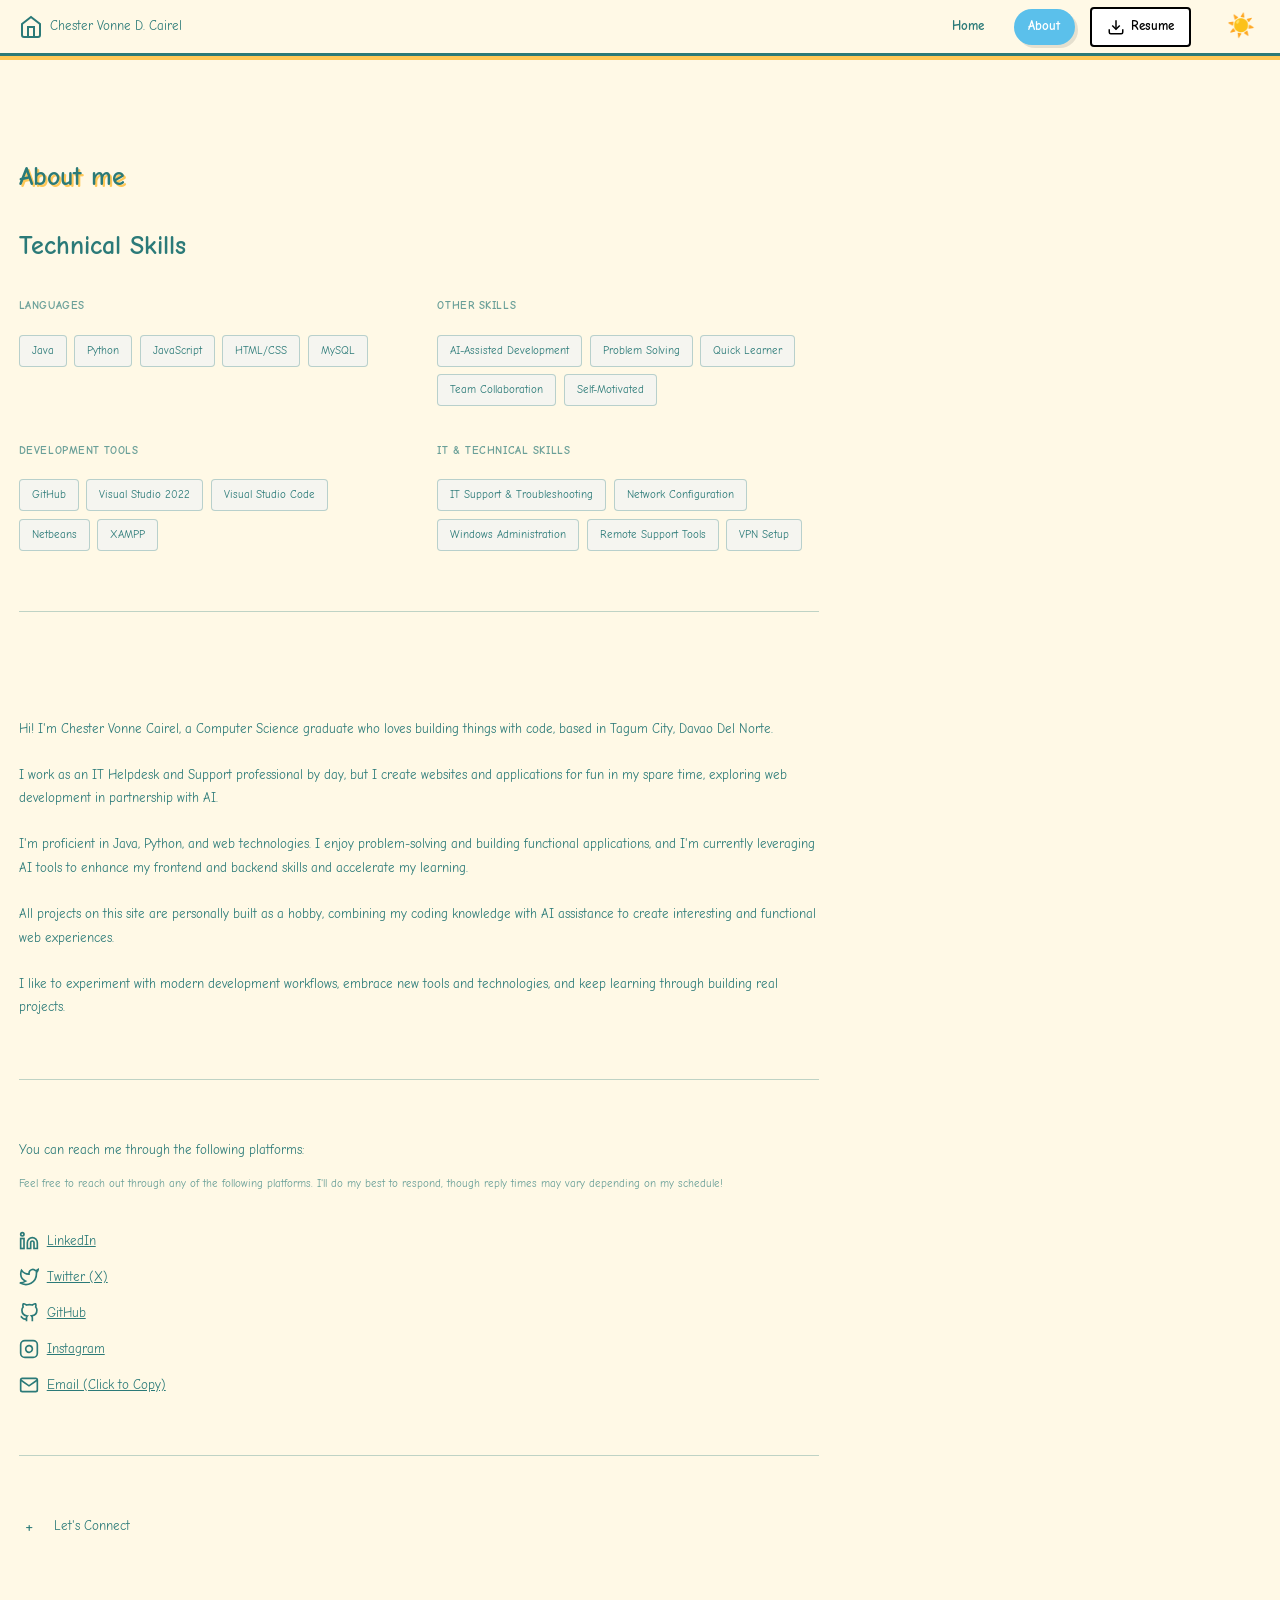
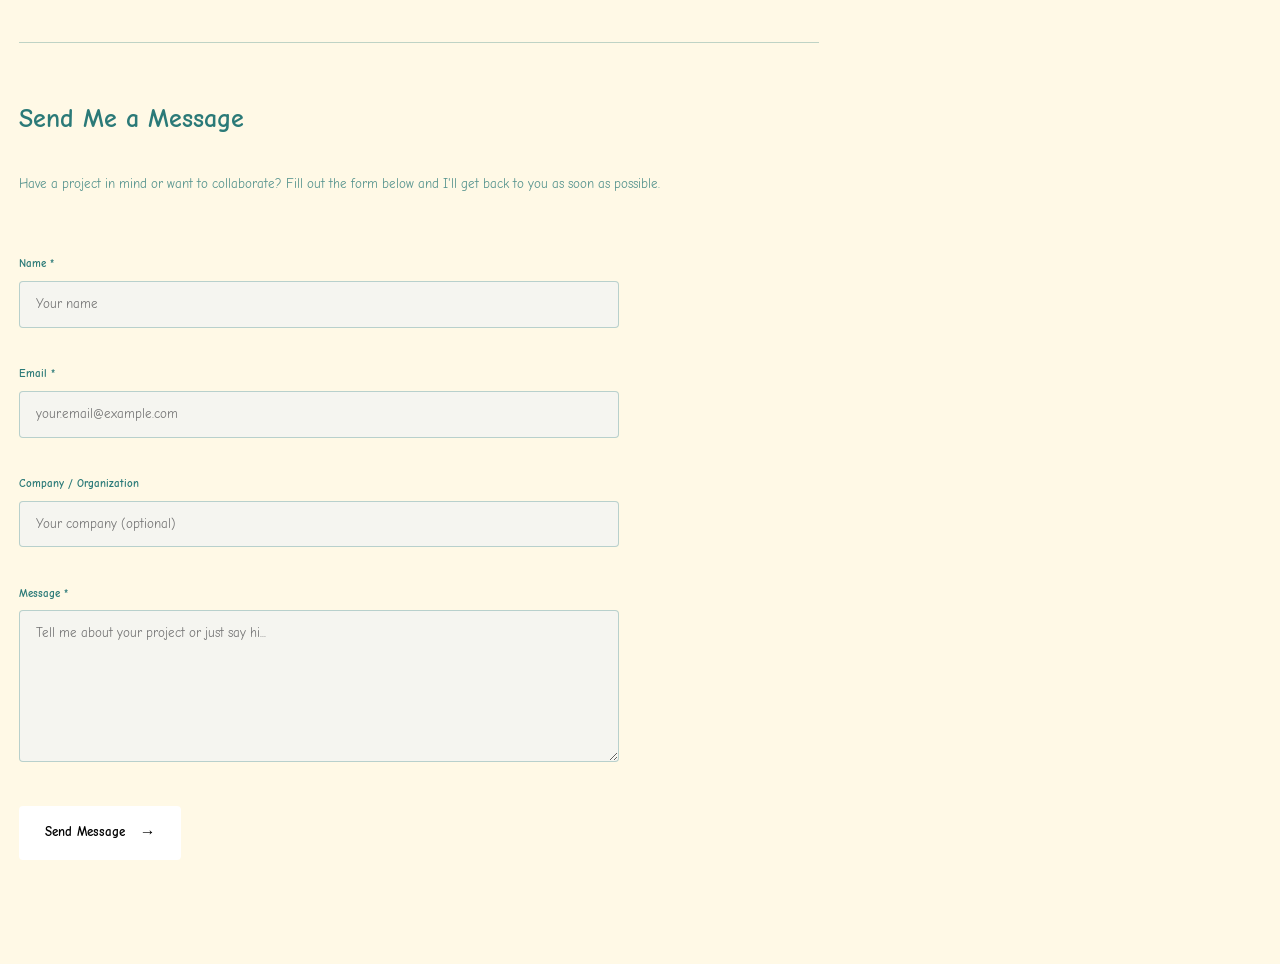
<file: about.html>
<!DOCTYPE html>
<html lang="en" data-theme="light">
<head>
  <meta charset="UTF-8">
  <meta name="viewport" content="width=device-width, initial-scale=1.0">
  <meta name="description" content="Portfolio - About Me">
  <title>About | Portfolio</title>

  <!-- Fonts -->
  <link rel="preconnect" href="https://fonts.googleapis.com">
  <link rel="preconnect" href="https://fonts.gstatic.com" crossorigin>
  <link href="https://fonts.googleapis.com/css2?family=Comic+Neue:wght@300;400;700&display=swap" rel="stylesheet">

  <!-- Styles -->
  <link rel="stylesheet" href="css/reset.css">
  <link rel="stylesheet" href="css/variables.css">
  <link rel="stylesheet" href="css/global.css">
  <link rel="stylesheet" href="css/works.css">
  <link rel="stylesheet" href="css/about.css">

  <!-- theme.js is loaded before body to avoid flash of wrong theme -->
  <script src="js/theme.js"></script>
</head>
<body class="about-page">

  <!-- ========== HEADER ========== -->
  <header class="site-header">
    <div class="header-content">

      <!-- Logo / Home Link -->
      <a href="index.html" class="site-logo">
        <svg width="24" height="24" viewBox="0 0 24 24" fill="none" stroke="currentColor" stroke-width="2" aria-hidden="true">
          <path d="M3 9l9-7 9 7v11a2 2 0 0 1-2 2H5a2 2 0 0 1-2-2z"></path>
          <polyline points="9 22 9 12 15 12 15 22"></polyline>
        </svg>
        <span>Chester Vonne D. Cairel</span>
      </a>

      <!-- Navigation -->
      <nav class="main-nav" aria-label="Main navigation">
        <a href="home.html" class="nav-link">Home</a>
        <a href="about.html" class="nav-link">About</a>
        <a href="assets/resume/ChesterCV.pdf" download class="resume-btn" title="Download Resume">
          <svg width="18" height="18" viewBox="0 0 24 24" fill="none" stroke="currentColor" stroke-width="2" aria-hidden="true">
            <path d="M21 15v4a2 2 0 0 1-2 2H5a2 2 0 0 1-2-2v-4"></path>
            <polyline points="7 10 12 15 17 10"></polyline>
            <line x1="12" y1="15" x2="12" y2="3"></line>
          </svg>
          <span>Resume</span>
        </a>
        <button id="theme-toggle-btn" class="theme-toggle-btn" aria-label="Toggle day/night" title="Toggle day and night mode">
          <span class="sun-emoji">☀️</span>
          <span class="moon-emoji">🌙</span>
        </button>
      </nav>

    </div>
  </header>
  <!-- /HEADER -->

  <!-- ========== MAIN CONTENT ========== -->
  <main class="main-content">
    <div class="container">

      <!-- Hero Section -->
      <section class="hero-section">
        <h1 class="page-title">About me</h1>
      </section>

      <!-- ========== ABOUT CONTENT ========== -->
      <section class="about-content">

        <!-- ========== SKILLS SECTION ========== -->
        <div class="skills-section">
          <h2 class="section-heading">Technical Skills</h2>

          <div class="skills-grid">

            <!-- Languages -->
            <div class="skill-category">
              <h3 class="skill-category-title">Languages</h3>
              <div class="skill-tags">
                <span class="skill-tag">Java</span>
                <span class="skill-tag">Python</span>
                <span class="skill-tag">JavaScript</span>
                <span class="skill-tag">HTML/CSS</span>
                <span class="skill-tag">MySQL</span>
              </div>
            </div>

            <!-- Other Skills -->
            <div class="skill-category">
              <h3 class="skill-category-title">Other Skills</h3>
              <div class="skill-tags">
                <span class="skill-tag">AI-Assisted Development</span>
                <span class="skill-tag">Problem Solving</span>
                <span class="skill-tag">Quick Learner</span>
                <span class="skill-tag">Team Collaboration</span>
                <span class="skill-tag">Self-Motivated</span>
              </div>
            </div>

            <!-- Development Tools -->
            <div class="skill-category">
              <h3 class="skill-category-title">Development Tools</h3>
              <div class="skill-tags">
                <span class="skill-tag">GitHub</span>
                <span class="skill-tag">Visual Studio 2022</span>
                <span class="skill-tag">Visual Studio Code</span>
                <span class="skill-tag">Netbeans</span>
                <span class="skill-tag">XAMPP</span>
              </div>
            </div>

            <!-- IT & Technical Skills -->
            <div class="skill-category">
              <h3 class="skill-category-title">IT &amp; Technical Skills</h3>
              <div class="skill-tags">
                <span class="skill-tag">IT Support &amp; Troubleshooting</span>
                <span class="skill-tag">Network Configuration</span>
                <span class="skill-tag">Windows Administration</span>
                <span class="skill-tag">Remote Support Tools</span>
                <span class="skill-tag">VPN Setup</span>
              </div>
            </div>

          </div>
        </div>
        <!-- /SKILLS SECTION -->

        <!-- ========== BIO SECTION ========== -->
        <div class="bio-section">
          <p class="bio-text">
            Hi! I'm Chester Vonne Cairel, a Computer Science graduate who loves building things with code, based in Tagum City, Davao Del Norte.
          </p>
          <p class="bio-text">
            I work as an IT Helpdesk and Support professional by day, but I create websites and applications for fun in my spare time, exploring web development in partnership with AI.
          </p>
          <p class="bio-text">
            I'm proficient in Java, Python, and web technologies. I enjoy problem-solving and building functional applications, and I'm currently leveraging AI tools to enhance my frontend and backend skills and accelerate my learning.
          </p>
          <p class="bio-text">
            All projects on this site are personally built as a hobby, combining my coding knowledge with AI assistance to create interesting and functional web experiences.
          </p>
          <p class="bio-text">
            I like to experiment with modern development workflows, embrace new tools and technologies, and keep learning through building real projects.
          </p>
        </div>
        <!-- /BIO SECTION -->

        <!-- ========== CONTACT SECTION ========== -->
        <div class="contact-section">
          <p class="contact-text">You can reach me through the following platforms:</p>
          <p class="contact-note">
            Feel free to reach out through any of the following platforms. I'll do my best to respond, though reply times may vary depending on my schedule!
          </p>
        </div>

        <!-- Social Links -->
        <div class="social-links">

          <a href="https://www.linkedin.com/in/chester-vonne-cairel-3b7023318/" target="_blank" rel="noopener noreferrer" class="social-link">
            <svg class="social-icon" width="20" height="20" viewBox="0 0 24 24" fill="none" stroke="currentColor" stroke-width="2" aria-hidden="true">
              <path d="M16 8a6 6 0 0 1 6 6v7h-4v-7a2 2 0 0 0-2-2 2 2 0 0 0-2 2v7h-4v-7a6 6 0 0 1 6-6z"></path>
              <rect x="2" y="9" width="4" height="12"></rect>
              <circle cx="4" cy="4" r="2"></circle>
            </svg>
            <span>LinkedIn</span>
          </a>

          <a href="https://x.com/Cairel11918346" target="_blank" rel="noopener noreferrer" class="social-link">
            <svg class="social-icon" width="20" height="20" viewBox="0 0 24 24" fill="none" stroke="currentColor" stroke-width="2" aria-hidden="true">
              <path d="M23 3a10.9 10.9 0 0 1-3.14 1.53 4.48 4.48 0 0 0-7.86 3v1A10.66 10.66 0 0 1 3 4s-4 9 5 13a11.64 11.64 0 0 1-7 2c9 5 20 0 20-11.5a4.5 4.5 0 0 0-.08-.83A7.72 7.72 0 0 0 23 3z"></path>
            </svg>
            <span>Twitter (X)</span>
          </a>

          <a href="https://github.com/JayaTci" target="_blank" rel="noopener noreferrer" class="social-link">
            <svg class="social-icon" width="20" height="20" viewBox="0 0 24 24" fill="none" stroke="currentColor" stroke-width="2" aria-hidden="true">
              <path d="M9 19c-5 1.5-5-2.5-7-3m14 6v-3.87a3.37 3.37 0 0 0-.94-2.61c3.14-.35 6.44-1.54 6.44-7A5.44 5.44 0 0 0 20 4.77 5.07 5.07 0 0 0 19.91 1S18.73.65 16 2.48a13.38 13.38 0 0 0-7 0C6.27.65 5.09 1 5.09 1A5.07 5.07 0 0 0 5 4.77a5.44 5.44 0 0 0-1.5 3.78c0 5.42 3.3 6.61 6.44 7A3.37 3.37 0 0 0 9 18.13V22"></path>
            </svg>
            <span>GitHub</span>
          </a>

          <a href="https://www.instagram.com/chesterr2001/" target="_blank" rel="noopener noreferrer" class="social-link">
            <svg class="social-icon" width="20" height="20" viewBox="0 0 24 24" fill="none" stroke="currentColor" stroke-width="2" aria-hidden="true">
              <rect x="2" y="2" width="20" height="20" rx="5" ry="5"></rect>
              <path d="M16 11.37A4 4 0 1 1 12.63 8 4 4 0 0 1 16 11.37z"></path>
              <line x1="17.5" y1="6.5" x2="17.51" y2="6.5"></line>
            </svg>
            <span>Instagram</span>
          </a>

          <!-- Email copy button — copies address to clipboard on click -->
          <button class="social-link email-copy-btn" data-email="cairelchestervonne.d@gmail.com">
            <svg class="social-icon" width="20" height="20" viewBox="0 0 24 24" fill="none" stroke="currentColor" stroke-width="2" aria-hidden="true">
              <path d="M4 4h16c1.1 0 2 .9 2 2v12c0 1.1-.9 2-2 2H4c-1.1 0-2-.9-2-2V6c0-1.1.9-2 2-2z"></path>
              <polyline points="22,6 12,13 2,6"></polyline>
            </svg>
            <span>Email (Click to Copy)</span>
          </button>

        </div>
        <!-- /SOCIAL LINKS -->

        <!-- ========== ACCORDION — LET'S CONNECT ========== -->
        <div class="accordion-section">
          <button class="accordion-trigger" aria-expanded="false">
            <span class="accordion-icon">+</span>
            <span>Let's Connect</span>
          </button>
          <div class="accordion-content">
            <div class="accordion-inner">
              <p class="bio-text">
                I'm currently exploring web development and always excited to connect with others in the tech community. Feel free to reach out to discuss projects, share ideas, or talk about anything tech-related!
              </p>
              <p class="bio-text">
                Whether you want to talk about code, share ideas, or just say hi — I'd love to hear from you! Drop me a message on any platform listed above.
              </p>
            </div>
          </div>
        </div>
        <!-- /ACCORDION -->

        <!-- ========== CONTACT FORM ========== -->
        <div class="contact-form-section">
          <h2 class="section-heading">Send Me a Message</h2>
          <p class="contact-form-intro">
            Have a project in mind or want to collaborate? Fill out the form below and I'll get back to you as soon as possible.
          </p>

          <form class="contact-form" id="contactForm">

            <div class="form-group">
              <label for="name" class="form-label">Name *</label>
              <input
                type="text"
                id="name"
                name="name"
                class="form-input"
                required
                placeholder="Your name"
              >
            </div>

            <div class="form-group">
              <label for="email" class="form-label">Email *</label>
              <input
                type="email"
                id="email"
                name="email"
                class="form-input"
                required
                placeholder="your.email@example.com"
              >
            </div>

            <div class="form-group">
              <label for="company" class="form-label">Company / Organization</label>
              <input
                type="text"
                id="company"
                name="company"
                class="form-input"
                placeholder="Your company (optional)"
              >
            </div>

            <div class="form-group">
              <label for="message" class="form-label">Message *</label>
              <textarea
                id="message"
                name="message"
                class="form-textarea"
                required
                rows="6"
                placeholder="Tell me about your project or just say hi..."
              ></textarea>
            </div>

            <button type="submit" class="form-submit-btn">
              <span class="btn-text">Send Message</span>
              <span class="btn-icon">→</span>
            </button>

            <!-- Status message shown after form submission -->
            <div class="form-status" id="formStatus"></div>

          </form>
        </div>
        <!-- /CONTACT FORM -->

      </section>
      <!-- /ABOUT CONTENT -->

    </div>
  </main>
  <!-- /MAIN CONTENT -->

  <!-- Scripts -->
  <script src="js/navigation.js"></script>
  <script src="js/contact-form.js"></script>
</body>
</html>
</file>
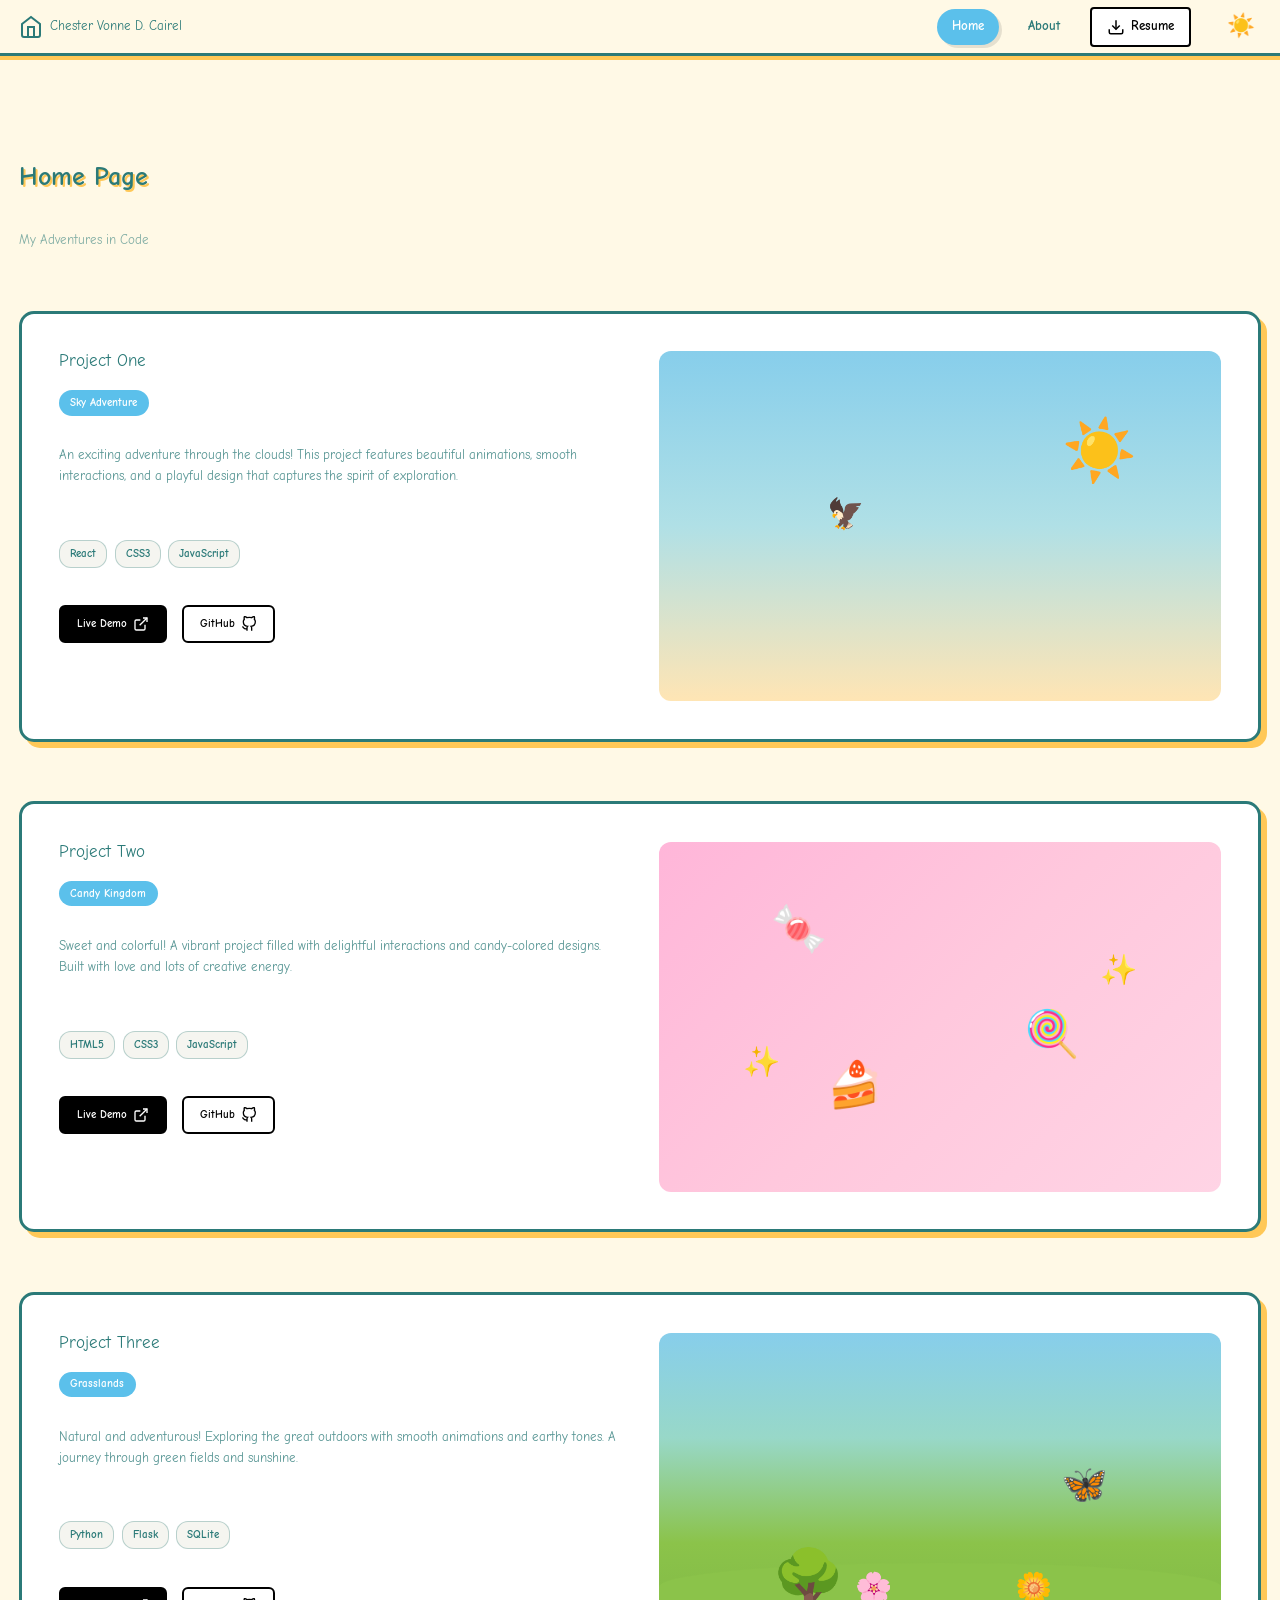
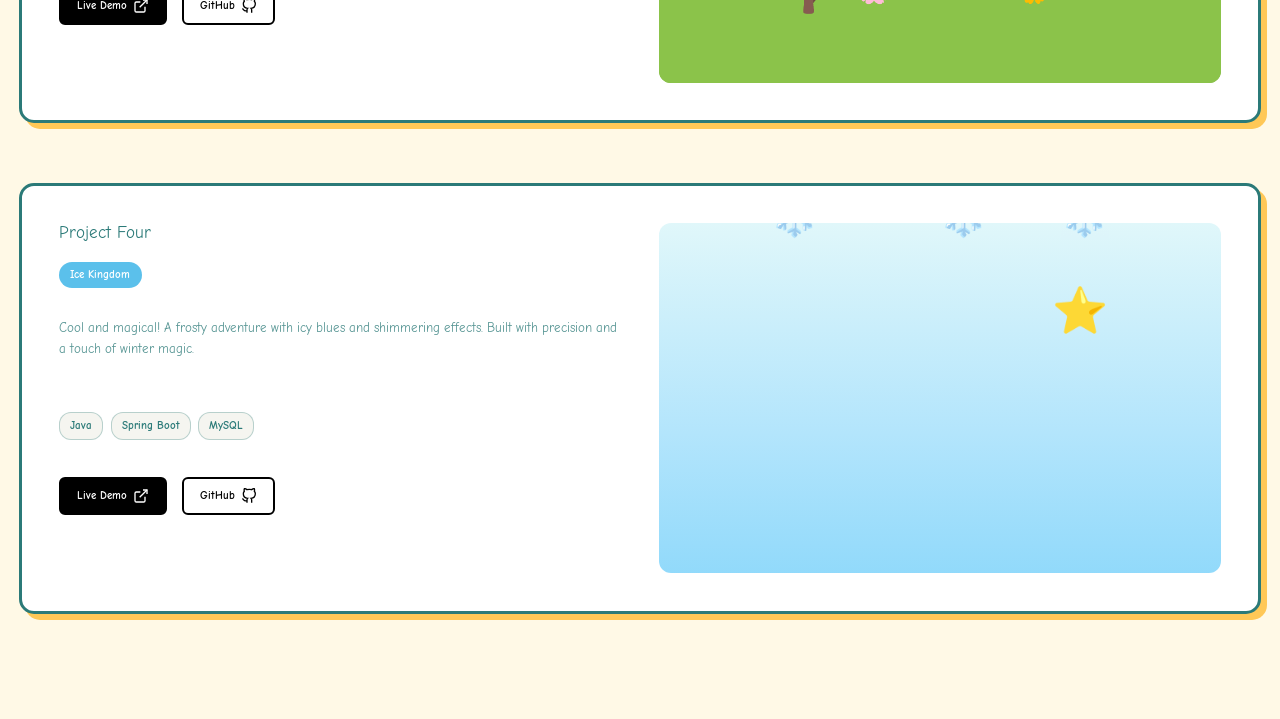
<file: home.html>
<!DOCTYPE html>
<html lang="en" data-theme="light">
<head>
  <meta charset="UTF-8">
  <meta name="viewport" content="width=device-width, initial-scale=1.0">
  <meta name="description" content="Portfolio - Home">
  <title>Home | Portfolio</title>

  <!-- Fonts -->
  <link rel="preconnect" href="https://fonts.googleapis.com">
  <link rel="preconnect" href="https://fonts.gstatic.com" crossorigin>
  <link href="https://fonts.googleapis.com/css2?family=Comic+Neue:wght@300;400;700&display=swap" rel="stylesheet">

  <!-- Styles -->
  <link rel="stylesheet" href="css/reset.css">
  <link rel="stylesheet" href="css/variables.css">
  <link rel="stylesheet" href="css/global.css">
  <link rel="stylesheet" href="css/works.css">
  <link rel="stylesheet" href="css/adventure-artworks.css">

  <!-- theme.js is loaded before body to avoid flash of wrong theme -->
  <script src="js/theme.js"></script>
</head>
<body class="works-page">

  <!-- ========== HEADER ========== -->
  <header class="site-header">
    <div class="header-content">

      <!-- Logo / Home Link -->
      <a href="index.html" class="site-logo">
        <svg width="24" height="24" viewBox="0 0 24 24" fill="none" stroke="currentColor" stroke-width="2" aria-hidden="true">
          <path d="M3 9l9-7 9 7v11a2 2 0 0 1-2 2H5a2 2 0 0 1-2-2z"></path>
          <polyline points="9 22 9 12 15 12 15 22"></polyline>
        </svg>
        <span>Chester Vonne D. Cairel</span>
      </a>

      <!-- Navigation -->
      <nav class="main-nav" aria-label="Main navigation">
        <a href="home.html" class="nav-link">Home</a>
        <a href="about.html" class="nav-link">About</a>
        <a href="assets/resume/ChesterCV.pdf" download class="resume-btn" title="Download Resume">
          <svg width="18" height="18" viewBox="0 0 24 24" fill="none" stroke="currentColor" stroke-width="2" aria-hidden="true">
            <path d="M21 15v4a2 2 0 0 1-2 2H5a2 2 0 0 1-2-2v-4"></path>
            <polyline points="7 10 12 15 17 10"></polyline>
            <line x1="12" y1="15" x2="12" y2="3"></line>
          </svg>
          <span>Resume</span>
        </a>
        <button id="theme-toggle-btn" class="theme-toggle-btn" aria-label="Toggle day/night" title="Toggle day and night mode">
          <span class="sun-emoji">☀️</span>
          <span class="moon-emoji">🌙</span>
        </button>
      </nav>

    </div>
  </header>
  <!-- /HEADER -->

  <!-- ========== MAIN CONTENT ========== -->
  <main class="main-content">
    <div class="container">

      <!-- Hero Section -->
      <section class="hero-section">
        <h1 class="page-title">Home Page</h1>
      </section>

      <!-- Category Label -->
      <div class="category-label">
        <span>My Adventures in Code</span>
      </div>

      <!-- ========== PROJECTS GRID ========== -->
      <section class="projects-grid" aria-label="Projects">

        <!-- Project Card 1 — Sky Adventure -->
        <article class="project-card">
          <div class="project-info">
            <h2 class="project-title">Project One</h2>
            <span class="project-tag">Sky Adventure</span>
            <p class="project-description">
              An exciting adventure through the clouds! This project features beautiful animations, smooth interactions, and a playful design that captures the spirit of exploration.
            </p>

            <!-- Tech Stack -->
            <div class="tech-stack">
              <span class="tech-badge">React</span>
              <span class="tech-badge">CSS3</span>
              <span class="tech-badge">JavaScript</span>
            </div>

            <!-- Project Links -->
            <div class="project-links">
              <a href="#" target="_blank" rel="noopener noreferrer" class="project-btn primary-btn">
                <span>Live Demo</span>
                <svg width="16" height="16" viewBox="0 0 24 24" fill="none" stroke="currentColor" stroke-width="2" aria-hidden="true">
                  <path d="M18 13v6a2 2 0 0 1-2 2H5a2 2 0 0 1-2-2V8a2 2 0 0 1 2-2h6"></path>
                  <polyline points="15 3 21 3 21 9"></polyline>
                  <line x1="10" y1="14" x2="21" y2="3"></line>
                </svg>
              </a>
              <a href="#" target="_blank" rel="noopener noreferrer" class="project-btn secondary-btn">
                <span>GitHub</span>
                <svg width="16" height="16" viewBox="0 0 24 24" fill="none" stroke="currentColor" stroke-width="2" aria-hidden="true">
                  <path d="M9 19c-5 1.5-5-2.5-7-3m14 6v-3.87a3.37 3.37 0 0 0-.94-2.61c3.14-.35 6.44-1.54 6.44-7A5.44 5.44 0 0 0 20 4.77 5.07 5.07 0 0 0 19.91 1S18.73.65 16 2.48a13.38 13.38 0 0 0-7 0C6.27.65 5.09 1 5.09 1A5.07 5.07 0 0 0 5 4.77a5.44 5.44 0 0 0-1.5 3.78c0 5.42 3.3 6.61 6.44 7A3.37 3.37 0 0 0 9 18.13V22"></path>
                </svg>
              </a>
            </div>
          </div>

          <!-- Artwork Preview -->
          <div class="project-preview">
            <div class="adventure-artwork artwork-sky">
              <div class="artwork-cloud cloud-a">☁️</div>
              <div class="artwork-cloud cloud-b">☁️</div>
              <div class="artwork-sun">☀️</div>
              <div class="artwork-bird">🦅</div>
            </div>
          </div>
        </article>

        <!-- Project Card 2 — Candy Kingdom -->
        <article class="project-card">
          <div class="project-info">
            <h2 class="project-title">Project Two</h2>
            <span class="project-tag">Candy Kingdom</span>
            <p class="project-description">
              Sweet and colorful! A vibrant project filled with delightful interactions and candy-colored designs. Built with love and lots of creative energy.
            </p>

            <!-- Tech Stack -->
            <div class="tech-stack">
              <span class="tech-badge">HTML5</span>
              <span class="tech-badge">CSS3</span>
              <span class="tech-badge">JavaScript</span>
            </div>

            <!-- Project Links -->
            <div class="project-links">
              <a href="#" target="_blank" rel="noopener noreferrer" class="project-btn primary-btn">
                <span>Live Demo</span>
                <svg width="16" height="16" viewBox="0 0 24 24" fill="none" stroke="currentColor" stroke-width="2" aria-hidden="true">
                  <path d="M18 13v6a2 2 0 0 1-2 2H5a2 2 0 0 1-2-2V8a2 2 0 0 1 2-2h6"></path>
                  <polyline points="15 3 21 3 21 9"></polyline>
                  <line x1="10" y1="14" x2="21" y2="3"></line>
                </svg>
              </a>
              <a href="#" target="_blank" rel="noopener noreferrer" class="project-btn secondary-btn">
                <span>GitHub</span>
                <svg width="16" height="16" viewBox="0 0 24 24" fill="none" stroke="currentColor" stroke-width="2" aria-hidden="true">
                  <path d="M9 19c-5 1.5-5-2.5-7-3m14 6v-3.87a3.37 3.37 0 0 0-.94-2.61c3.14-.35 6.44-1.54 6.44-7A5.44 5.44 0 0 0 20 4.77 5.07 5.07 0 0 0 19.91 1S18.73.65 16 2.48a13.38 13.38 0 0 0-7 0C6.27.65 5.09 1 5.09 1A5.07 5.07 0 0 0 5 4.77a5.44 5.44 0 0 0-1.5 3.78c0 5.42 3.3 6.61 6.44 7A3.37 3.37 0 0 0 9 18.13V22"></path>
                </svg>
              </a>
            </div>
          </div>

          <!-- Artwork Preview -->
          <div class="project-preview">
            <div class="adventure-artwork artwork-candy">
              <div class="artwork-candy-piece candy-1">🍬</div>
              <div class="artwork-candy-piece candy-2">🍭</div>
              <div class="artwork-candy-piece candy-3">🍰</div>
              <div class="artwork-sparkle sparkle-1">✨</div>
              <div class="artwork-sparkle sparkle-2">✨</div>
            </div>
          </div>
        </article>

        <!-- Project Card 3 — Grasslands -->
        <article class="project-card">
          <div class="project-info">
            <h2 class="project-title">Project Three</h2>
            <span class="project-tag">Grasslands</span>
            <p class="project-description">
              Natural and adventurous! Exploring the great outdoors with smooth animations and earthy tones. A journey through green fields and sunshine.
            </p>

            <!-- Tech Stack -->
            <div class="tech-stack">
              <span class="tech-badge">Python</span>
              <span class="tech-badge">Flask</span>
              <span class="tech-badge">SQLite</span>
            </div>

            <!-- Project Links -->
            <div class="project-links">
              <a href="#" target="_blank" rel="noopener noreferrer" class="project-btn primary-btn">
                <span>Live Demo</span>
                <svg width="16" height="16" viewBox="0 0 24 24" fill="none" stroke="currentColor" stroke-width="2" aria-hidden="true">
                  <path d="M18 13v6a2 2 0 0 1-2 2H5a2 2 0 0 1-2-2V8a2 2 0 0 1 2-2h6"></path>
                  <polyline points="15 3 21 3 21 9"></polyline>
                  <line x1="10" y1="14" x2="21" y2="3"></line>
                </svg>
              </a>
              <a href="#" target="_blank" rel="noopener noreferrer" class="project-btn secondary-btn">
                <span>GitHub</span>
                <svg width="16" height="16" viewBox="0 0 24 24" fill="none" stroke="currentColor" stroke-width="2" aria-hidden="true">
                  <path d="M9 19c-5 1.5-5-2.5-7-3m14 6v-3.87a3.37 3.37 0 0 0-.94-2.61c3.14-.35 6.44-1.54 6.44-7A5.44 5.44 0 0 0 20 4.77 5.07 5.07 0 0 0 19.91 1S18.73.65 16 2.48a13.38 13.38 0 0 0-7 0C6.27.65 5.09 1 5.09 1A5.07 5.07 0 0 0 5 4.77a5.44 5.44 0 0 0-1.5 3.78c0 5.42 3.3 6.61 6.44 7A3.37 3.37 0 0 0 9 18.13V22"></path>
                </svg>
              </a>
            </div>
          </div>

          <!-- Artwork Preview -->
          <div class="project-preview">
            <div class="adventure-artwork artwork-grass">
              <div class="artwork-tree">🌳</div>
              <div class="artwork-flower flower-1">🌸</div>
              <div class="artwork-flower flower-2">🌼</div>
              <div class="artwork-butterfly">🦋</div>
            </div>
          </div>
        </article>

        <!-- Project Card 4 — Ice Kingdom -->
        <article class="project-card">
          <div class="project-info">
            <h2 class="project-title">Project Four</h2>
            <span class="project-tag">Ice Kingdom</span>
            <p class="project-description">
              Cool and magical! A frosty adventure with icy blues and shimmering effects. Built with precision and a touch of winter magic.
            </p>

            <!-- Tech Stack -->
            <div class="tech-stack">
              <span class="tech-badge">Java</span>
              <span class="tech-badge">Spring Boot</span>
              <span class="tech-badge">MySQL</span>
            </div>

            <!-- Project Links -->
            <div class="project-links">
              <a href="#" target="_blank" rel="noopener noreferrer" class="project-btn primary-btn">
                <span>Live Demo</span>
                <svg width="16" height="16" viewBox="0 0 24 24" fill="none" stroke="currentColor" stroke-width="2" aria-hidden="true">
                  <path d="M18 13v6a2 2 0 0 1-2 2H5a2 2 0 0 1-2-2V8a2 2 0 0 1 2-2h6"></path>
                  <polyline points="15 3 21 3 21 9"></polyline>
                  <line x1="10" y1="14" x2="21" y2="3"></line>
                </svg>
              </a>
              <a href="#" target="_blank" rel="noopener noreferrer" class="project-btn secondary-btn">
                <span>GitHub</span>
                <svg width="16" height="16" viewBox="0 0 24 24" fill="none" stroke="currentColor" stroke-width="2" aria-hidden="true">
                  <path d="M9 19c-5 1.5-5-2.5-7-3m14 6v-3.87a3.37 3.37 0 0 0-.94-2.61c3.14-.35 6.44-1.54 6.44-7A5.44 5.44 0 0 0 20 4.77 5.07 5.07 0 0 0 19.91 1S18.73.65 16 2.48a13.38 13.38 0 0 0-7 0C6.27.65 5.09 1 5.09 1A5.07 5.07 0 0 0 5 4.77a5.44 5.44 0 0 0-1.5 3.78c0 5.42 3.3 6.61 6.44 7A3.37 3.37 0 0 0 9 18.13V22"></path>
                </svg>
              </a>
            </div>
          </div>

          <!-- Artwork Preview -->
          <div class="project-preview">
            <div class="adventure-artwork artwork-ice">
              <div class="artwork-snowflake snow-1">❄️</div>
              <div class="artwork-snowflake snow-2">❄️</div>
              <div class="artwork-snowflake snow-3">❄️</div>
              <div class="artwork-star">⭐</div>
            </div>
          </div>
        </article>

      </section>
      <!-- /PROJECTS GRID -->

    </div>
  </main>
  <!-- /MAIN CONTENT -->

  <!-- Scripts -->
  <script src="js/navigation.js"></script>
</body>
</html>
</file>
<file: css/variables.css>
/* ==============================================
   CSS CUSTOM PROPERTIES / DESIGN TOKENS
   Adventure Time Portfolio Theme System
   ============================================== */

:root {
  /* ======================
     TYPOGRAPHY
     ====================== */
  --font-en: "Comic Neue", "Comic Sans MS", "Chalkboard SE", "Comic Sans", cursive;
  --font-ja: "Hiragino Sans", "Hiragino Kaku Gothic ProN", "游ゴシック体", YuGothic, "游ゴシック Medium", "Yu Gothic Medium", "游ゴシック", "Yu Gothic";

  /* Font Sizes */
  --font-size-base: clamp(14px, 1.17vw, 18px);
  --font-size-small: 0.75rem;
  --font-size-body: 0.875rem;
  --font-size-large: 1.75rem;
  --font-size-h2: var(--font-size-large);
  --font-size-hero: clamp(1.5rem, 5vw, 3rem);

  /* Line Heights */
  --line-height: 1.6;
  --line-height-tight: 1.2;
  --line-height-relaxed: 1.8;

  /* ======================
     SPACING
     ====================== */
  --padding-side: 1.25rem;
  --grid-gap: 1.25rem;
  --spacing-xs: 0.5rem;
  --spacing-sm: 1rem;
  --spacing-md: 1.5rem;
  --spacing-lg: 2.5rem;
  --spacing-xl: 4rem;
  --spacing-2xl: 7rem;

  /* ======================
     COLORS — LIGHT THEME (Default)
     Adventure Time Palette
     ====================== */

  /* Base */
  --color-white: #fff;
  --color-black: #000;

  /* Adventure Time Brand Colors */
  --color-sky-blue: #6FCFEB;
  --color-grass-green: #8BC34A;
  --color-finn-blue: #5BC0EB;
  --color-jake-yellow: #FFC857;
  --color-bmo-green: #7DCE82;
  --color-princess-pink: #FFB6D9;
  --color-ice-king-blue: #A8E6FF;

  /* Theme Colors */
  --color-bg: #FFF9E6;
  --color-text: #2B7A78;
  --color-border: rgba(43, 122, 120, 0.3);
  --color-card-bg: #ffffff;
  --color-surface: #f5f5f0;
  --color-background: var(--color-bg);

  /* Tag Colors */
  --color-tag-bg: var(--color-finn-blue);
  --color-tag-text: var(--color-white);

  /* Accent Colors */
  --color-accent-1: var(--color-jake-yellow);
  --color-accent-2: var(--color-princess-pink);
  --color-accent-3: var(--color-grass-green);

  /* ======================
     ANIMATION & EASING
     ====================== */
  --ease-out-expo: cubic-bezier(0.16, 1, 0.3, 1);
  --ease-out-quint: cubic-bezier(0.22, 1, 0.36, 1);
  --ease-base-transform: var(--ease-out-expo);
  --ease-base-material: linear;

  /* Durations */
  --duration-fast: 0.15s;
  --duration-base: 0.3s;
  --duration-slow: 0.6s;
  --duration-base-transform: 1s;

  /* ======================
     LAYOUT
     ====================== */
  --global-header-height: 3.75rem;
  --global-footer-margin: 22.4rem;
  --max-content-width: 1400px;

  /* Z-Index Layers */
  --z-index-base: 1;
  --z-index-header: 1000;
  --z-index-modal: 2000;
  --z-index-loading: 99999;

  /* ======================
     TRANSITIONS
     ====================== */
  --transition-theme: background-color var(--duration-base) var(--ease-base-material),
                      color var(--duration-base) var(--ease-base-material);
}

/* ==============================================
   DARK THEME — Nightosphere (Adventure Time Night)
   ============================================== */
[data-theme="dark"] {
  --color-bg: #1a1a2e;
  --color-text: #A8E6FF;
  --color-border: rgba(168, 230, 255, 0.3);
  --color-card-bg: #16213e;
  --color-surface: #16213e;
  --color-background: var(--color-bg);

  --color-tag-bg: #FFB6D9;
  --color-tag-text: #1a1a2e;

  --color-accent-1: #FFC857;
  --color-accent-2: #FF6B9D;
  --color-accent-3: #7DCE82;
}
</file>
<file: css/global.css>
/* ==============================================
   GLOBAL STYLES
   Base styles shared across all pages
   ============================================== */

/* ======================
   BASE
   ====================== */
html {
  font-size: var(--font-size-base);
  scroll-behavior: smooth;
  -webkit-font-smoothing: antialiased;
  -moz-osx-font-smoothing: grayscale;
  overflow-x: clip;
  overscroll-behavior-y: none;
}

body {
  width: 100%;
  min-height: 100vh;
  color: var(--color-text);
  background-color: var(--color-bg);
  font-family: var(--font-en), var(--font-ja), sans-serif;
  font-size: var(--font-size-body);
  font-weight: 400;
  line-height: var(--line-height);
  transition: var(--transition-theme);
}

/* Text Selection */
::selection {
  background-color: var(--color-text);
  color: var(--color-bg);
}

/* ======================
   TYPOGRAPHY
   ====================== */
h1, h2, h3, h4, h5, h6 {
  font-weight: 400;
  line-height: var(--line-height-tight);
}

h1 {
  font-size: var(--font-size-hero);
}

h2 {
  font-size: var(--font-size-large);
}

p {
  margin-bottom: var(--spacing-sm);
}

/* ======================
   LINKS
   ====================== */
a {
  color: var(--color-text);
  text-decoration: none;
  transition: opacity var(--duration-fast) ease;
}

a:hover {
  opacity: 0.7;
}

/* ======================
   LAYOUT
   ====================== */
.container {
  width: 100%;
  max-width: var(--max-content-width);
  margin: 0 auto;
  padding: 0 var(--padding-side);
}

/* ======================
   UTILITY CLASSES
   ====================== */

/* Visually hidden but accessible to screen readers */
.visually-hidden {
  position: absolute;
  width: 1px;
  height: 1px;
  margin: -1px;
  padding: 0;
  overflow: hidden;
  clip: rect(0, 0, 0, 0);
  white-space: nowrap;
  border: 0;
}

/* ======================
   ANIMATIONS
   ====================== */
@keyframes fadeIn {
  from { opacity: 0; }
  to   { opacity: 1; }
}

@keyframes fadeOut {
  from { opacity: 1; }
  to   { opacity: 0; }
}

.fade-in {
  animation: fadeIn var(--duration-slow) var(--ease-out-expo);
}

.fade-out {
  animation: fadeOut var(--duration-base) ease-out;
}

/* ======================
   RESUME BUTTON
   Shared across home.html and about.html headers
   ====================== */
.resume-btn {
  display: inline-flex;
  align-items: center;
  gap: 6px;
  padding: 0.5rem 1rem;
  font-size: var(--font-size-body);
  font-weight: 600;
  color: #000000;
  background-color: #ffffff;
  border: 2px solid #000000;
  border-radius: 4px;
  text-decoration: none;
  transition: all var(--duration-fast) ease;
  cursor: pointer;
}

[data-theme="dark"] .resume-btn {
  color: #000000;
  background-color: #ffffff;
  border-color: #ffffff;
}

.resume-btn svg {
  width: 18px;
  height: 18px;
  stroke: currentColor;
  transition: transform var(--duration-fast) ease;
}

.resume-btn:hover {
  background-color: #ffffff;
  color: #000000;
  border-color: #000000;
  opacity: 1;
  transform: translateY(-2px);
}

[data-theme="dark"] .resume-btn:hover {
  background-color: #000000;
  color: #ffffff;
  border-color: #ffffff;
}

.resume-btn:hover svg {
  transform: translateY(2px);
}

.resume-btn:active {
  transform: translateY(0);
}

/* ======================
   THEME TOGGLE — EMOJI ICONS
   Controls visibility of sun/moon emoji based on active theme.
   Used in index.html (intro) and home.html / about.html (header).
   ====================== */
.sun-emoji,
.moon-emoji {
  display: block;
  line-height: 1;
}

/* In light mode, hide the moon */
[data-theme="light"] .moon-emoji {
  display: none;
}

/* In dark mode, hide the sun */
[data-theme="dark"] .sun-emoji {
  display: none;
}

/* ======================
   RESPONSIVE — MOBILE
   ====================== */
@media (max-width: 768px) {
  html {
    font-size: 16px;
  }

  body {
    font-size: 1rem;
    line-height: 1.6;
  }

  /* Ensure minimum tap target size (44x44px) for accessibility */
  button,
  a {
    min-height: 44px;
    min-width: 44px;
  }

  h1 {
    font-size: 2rem;
    line-height: 1.3;
  }

  h2 {
    font-size: 1.5rem;
    line-height: 1.4;
  }

  p {
    font-size: 1rem;
    line-height: 1.7;
  }

  .container {
    padding: 0 1rem;
  }
}

@media (max-width: 480px) {
  html {
    font-size: 15px;
  }

  h1 {
    font-size: 1.8rem;
  }

  h2 {
    font-size: 1.3rem;
  }

  .container {
    padding: 0 0.75rem;
  }
}
</file>
<file: css/works.css>
/* ==============================================
   WORKS / HOME PAGE STYLES
   Header, navigation, project cards, and grid layout
   ============================================== */

/* ======================
   SITE HEADER
   Sticky header with adventure-themed bottom border
   ====================== */
.site-header {
  position: sticky;
  top: 0;
  width: 100%;
  height: var(--global-header-height);
  background-color: var(--color-bg);
  border-bottom: 3px solid var(--color-text);
  box-shadow: 0 4px 0 var(--color-jake-yellow);
  z-index: var(--z-index-header);
  transition: var(--transition-theme);
}

[data-theme="dark"] .site-header {
  box-shadow: 0 4px 0 var(--color-princess-pink);
}

.header-content {
  display: flex;
  align-items: center;
  justify-content: space-between;
  height: 100%;
  max-width: var(--max-content-width);
  margin: 0 auto;
  padding: 0 var(--padding-side);
}

/* ======================
   SITE LOGO
   ====================== */
.site-logo {
  display: flex;
  align-items: center;
  gap: 0.5rem;
  font-size: var(--font-size-body);
  font-weight: 500;
  color: var(--color-text);
  text-decoration: none;
  transition: opacity var(--duration-fast) ease;
}

.site-logo svg {
  width: 24px;
  height: 24px;
  stroke: currentColor;
}

.site-logo:hover {
  opacity: 0.7;
}

/* ======================
   NAVIGATION
   ====================== */
.main-nav {
  display: flex;
  align-items: center;
  gap: var(--spacing-sm);
}

.nav-link {
  padding: 0.5rem 1rem;
  font-size: var(--font-size-body);
  font-weight: 600;
  color: var(--color-text);
  background-color: transparent;
  border-radius: 20px;
  transition: background-color var(--duration-fast) ease, opacity var(--duration-fast) ease;
}

.nav-link:hover {
  opacity: 0.7;
}

/* Active nav link — filled background to indicate current page */
.nav-link.active {
  background-color: var(--color-tag-bg);
  color: var(--color-tag-text);
  box-shadow: 3px 3px 0 rgba(0, 0, 0, 0.1);
}

/* ======================
   THEME TOGGLE BUTTON
   In-header toggle (home and about pages)
   ====================== */
.theme-toggle-btn {
  display: flex;
  align-items: center;
  justify-content: center;
  width: 40px;
  height: 40px;
  padding: 0;
  margin-left: var(--spacing-sm);
  font-size: 1.5rem;
  background: transparent;
  border: none;
  color: var(--color-text);
  cursor: pointer;
  border-radius: 4px;
  transition: opacity var(--duration-fast) ease, transform var(--duration-fast) ease;
}

.theme-toggle-btn:hover {
  opacity: 0.7;
}

.theme-toggle-btn:active {
  transform: scale(0.95);
}

/* ======================
   MAIN CONTENT
   ====================== */
.works-page {
  font-family: var(--font-en), cursive !important;
}

.main-content {
  padding-top: var(--spacing-2xl);
  padding-bottom: var(--spacing-2xl);
  animation: fadeIn var(--duration-slow) var(--ease-out-expo);
}

/* ======================
   HERO SECTION
   ====================== */
.hero-section {
  margin-bottom: var(--spacing-lg);
}

/* Adventure-styled page title with text shadow */
.page-title {
  font-size: var(--font-size-large);
  font-weight: 700;
  color: var(--color-text);
  text-shadow: 2px 2px 0 var(--color-jake-yellow);
}

[data-theme="dark"] .page-title {
  text-shadow: 2px 2px 0 var(--color-princess-pink);
}

.category-label {
  margin-bottom: var(--spacing-xl);
  font-size: var(--font-size-body);
  color: var(--color-text);
  opacity: 0.6;
}

/* ======================
   PROJECTS GRID
   ====================== */
.projects-grid {
  display: grid;
  grid-template-columns: 1fr;
  gap: var(--spacing-xl);
}

/* ======================
   PROJECT CARDS
   Two-column layout with info on left, artwork on right
   ====================== */
.project-card {
  display: grid;
  grid-template-columns: 1fr 1fr;
  gap: var(--spacing-lg);
  padding: var(--spacing-lg);
  background-color: var(--color-card-bg);
  border: 3px solid var(--color-text);
  border-radius: 15px;
  box-shadow: 6px 6px 0 var(--color-jake-yellow);
  transition: transform 0.3s ease, box-shadow 0.3s ease;
}

[data-theme="dark"] .project-card {
  box-shadow: 6px 6px 0 var(--color-princess-pink);
}

.project-card:hover {
  transform: translateY(-4px);
  box-shadow: 8px 8px 0 var(--color-jake-yellow);
}

[data-theme="dark"] .project-card:hover {
  box-shadow: 8px 8px 0 var(--color-princess-pink);
}

/* ======================
   PROJECT INFO
   ====================== */
.project-info {
  display: flex;
  flex-direction: column;
  gap: var(--spacing-sm);
}

.project-title {
  font-size: 1.125rem;
  font-weight: 500;
  color: var(--color-text);
  margin-bottom: 0.25rem;
}

/* Pill-shaped category label */
.project-tag {
  display: inline-block;
  width: fit-content;
  padding: 0.25rem 0.75rem;
  font-size: var(--font-size-small);
  font-weight: 600;
  color: var(--color-tag-text);
  background-color: var(--color-tag-bg);
  border-radius: 15px;
}

.project-description {
  font-size: var(--font-size-body);
  line-height: var(--line-height);
  color: var(--color-text);
  opacity: 0.8;
  margin-top: var(--spacing-sm);
}

/* ======================
   PROJECT PREVIEW (Artwork)
   ====================== */
.project-preview {
  display: flex;
  align-items: center;
  justify-content: center;
  border-radius: 8px;
  overflow: hidden;
}

.preview-placeholder {
  width: 100%;
  height: 100%;
  min-height: 300px;
  display: flex;
  align-items: center;
  justify-content: center;
  color: white;
  font-size: var(--font-size-small);
  opacity: 0.9;
}

/* ======================
   TECH STACK BADGES
   ====================== */
.tech-stack {
  display: flex;
  flex-wrap: wrap;
  gap: var(--spacing-xs);
  margin-top: var(--spacing-md);
}

.tech-badge {
  display: inline-block;
  padding: 4px 10px;
  font-size: var(--font-size-small);
  font-weight: 600;
  color: var(--color-text);
  background-color: var(--color-surface);
  border: 1.5px solid var(--color-border);
  border-radius: 12px;
  transition: all var(--duration-fast) ease;
}

.tech-badge:hover {
  background-color: var(--color-text);
  color: var(--color-background);
  border-color: var(--color-text);
  transform: translateY(-2px);
}

/* ======================
   PROJECT LINK BUTTONS
   ====================== */
.project-links {
  display: flex;
  gap: var(--spacing-sm);
  margin-top: var(--spacing-md);
}

.project-btn {
  display: inline-flex;
  align-items: center;
  gap: 6px;
  padding: 8px 16px;
  font-size: var(--font-size-small);
  font-weight: 600;
  text-decoration: none;
  border-radius: 6px;
  transition: all var(--duration-fast) ease;
  cursor: pointer;
}

.project-btn svg {
  width: 16px;
  height: 16px;
  stroke: currentColor;
  transition: transform var(--duration-fast) ease;
}

/* Primary button — filled black/white */
.primary-btn {
  color: #ffffff;
  background-color: #000000;
  border: 2px solid #000000;
}

[data-theme="dark"] .primary-btn {
  color: #000000;
  background-color: #ffffff;
  border-color: #ffffff;
}

.primary-btn:hover {
  background-color: #ffffff;
  color: #000000;
  border-color: #000000;
  transform: translateY(-2px);
  box-shadow: 0 4px 8px rgba(0, 0, 0, 0.15);
}

[data-theme="dark"] .primary-btn:hover {
  background-color: #000000;
  color: #ffffff;
  border-color: #ffffff;
}

.primary-btn:hover svg {
  transform: translateX(2px);
}

/* Secondary button — outlined */
.secondary-btn {
  color: #000000;
  background-color: transparent;
  border: 2px solid #000000;
}

[data-theme="dark"] .secondary-btn {
  color: #ffffff;
  border-color: #ffffff;
}

.secondary-btn:hover {
  background-color: #000000;
  color: #ffffff;
  border-color: #000000;
  transform: translateY(-2px);
}

[data-theme="dark"] .secondary-btn:hover {
  background-color: #ffffff;
  color: #000000;
  border-color: #ffffff;
}

.secondary-btn:hover svg {
  transform: translateX(2px);
}

/* ======================
   RESPONSIVE — WIDE (1024px)
   Stack cards to single column on tablets
   ====================== */
@media (max-width: 1024px) {
  .project-card {
    grid-template-columns: 1fr;
  }

  .project-preview {
    order: -1; /* Show artwork above project info */
    min-height: 250px;
  }

  .preview-placeholder {
    min-height: 250px;
  }
}

/* ======================
   RESPONSIVE — TABLET (768px)
   ====================== */
@media (max-width: 768px) {
  .header-content {
    padding: 0 var(--spacing-md);
  }

  .site-logo span {
    font-size: 0.85rem;
  }

  .nav-link {
    padding: 0.5rem 0.85rem;
    font-size: 0.9rem;
  }

  .resume-btn {
    padding: 0.4rem 0.8rem;
    font-size: 0.85rem;
  }

  /* Hide resume button text label on tablets — show icon only */
  .resume-btn span {
    display: none;
  }

  .theme-toggle-btn {
    width: 40px;
    height: 40px;
    margin-left: 0.5rem;
    font-size: 1.3rem;
  }

  .main-content {
    padding-top: var(--spacing-lg);
    padding-bottom: var(--spacing-lg);
  }

  .page-title {
    font-size: 2rem;
  }

  .category-label {
    font-size: 1rem;
  }

  .project-card {
    display: flex;
    flex-direction: column;
    padding: var(--spacing-md);
    gap: var(--spacing-md);
  }

  .project-preview {
    order: -1;
    width: 100%;
    min-height: 220px;
  }

  .project-info {
    width: 100%;
  }

  .project-title {
    font-size: 1.3rem;
  }

  .project-description {
    font-size: 0.95rem;
    line-height: 1.6;
  }

  .tech-badge {
    font-size: 0.85rem;
    padding: 5px 10px;
  }

  .project-btn {
    padding: 10px 16px;
    font-size: 0.9rem;
  }

  .preview-placeholder {
    min-height: 200px;
  }
}

/* ======================
   RESPONSIVE — MOBILE (480px)
   ====================== */
@media (max-width: 480px) {
  /* Hide logo name on very small screens — show icon only */
  .site-logo span {
    display: none;
  }

  .nav-link {
    padding: 0.4rem 0.6rem;
    font-size: 0.8rem;
  }

  .resume-btn {
    padding: 0.4rem 0.7rem;
  }

  .theme-toggle-btn {
    width: 36px;
    height: 36px;
    font-size: 1.2rem;
  }

  .page-title {
    font-size: 1.8rem;
  }

  .category-label {
    font-size: 0.9rem;
  }

  .projects-grid {
    gap: var(--spacing-lg);
  }

  .project-card {
    display: flex;
    flex-direction: column;
    padding: var(--spacing-md);
    gap: var(--spacing-sm);
  }

  .project-preview {
    order: -1;
    width: 100%;
    min-height: 200px;
    margin-bottom: var(--spacing-sm);
  }

  .project-info {
    width: 100%;
  }

  .project-title {
    font-size: 1.2rem;
  }

  .project-tag {
    font-size: 0.8rem;
  }

  .project-description {
    font-size: 0.9rem;
    line-height: 1.7;
  }

  .tech-badge {
    font-size: 0.75rem;
    padding: 4px 8px;
  }

  /* Stack buttons vertically on mobile */
  .project-links {
    flex-direction: column;
    gap: var(--spacing-xs);
  }

  .project-btn {
    width: 100%;
    justify-content: center;
    padding: 12px;
    font-size: 0.9rem;
  }
}
</file>
<file: css/about.css>
/* ==============================================
   ABOUT PAGE STYLES
   About me, skills, contact, and form sections
   ============================================== */

/* ======================
   MAIN CONTENT
   ====================== */
.about-page .main-content {
  padding-top: var(--spacing-2xl);
  padding-bottom: var(--spacing-2xl);
  animation: fadeIn var(--duration-slow) var(--ease-out-expo);
}

/* ======================
   BIO SECTION
   ====================== */
.about-content {
  max-width: 800px;
}

.bio-section {
  margin-bottom: var(--spacing-xl);
}

.bio-text {
  font-size: var(--font-size-body);
  line-height: var(--line-height-relaxed);
  color: var(--color-text);
  margin-bottom: var(--spacing-md);
}

.bio-text:last-child {
  margin-bottom: 0;
}

/* ======================
   CONTACT SECTION
   ====================== */
.contact-section {
  margin-bottom: var(--spacing-lg);
  padding-top: var(--spacing-xl);
  border-top: 1px solid var(--color-border);
}

.contact-text {
  font-size: var(--font-size-body);
  line-height: var(--line-height);
  color: var(--color-text);
  margin-bottom: var(--spacing-sm);
}

.contact-note {
  font-size: var(--font-size-small);
  line-height: var(--line-height);
  color: var(--color-text);
  opacity: 0.7;
}

/* ======================
   SOCIAL LINKS
   ====================== */
.social-links {
  display: flex;
  flex-direction: column;
  gap: var(--spacing-sm);
  margin-bottom: var(--spacing-xl);
}

.social-link {
  display: inline-flex;
  align-items: center;
  gap: 8px;
  width: fit-content;
  font-size: var(--font-size-body);
  color: var(--color-text);
  text-decoration: underline;
  transition: opacity var(--duration-fast) ease;
  background: none;
  border: none;
  padding: 0;
  cursor: pointer;
  text-align: left;
  font-family: inherit;
}

.social-link:hover {
  opacity: 0.6;
}

.social-icon {
  flex-shrink: 0;
  stroke: currentColor;
  transition: transform var(--duration-fast) ease;
}

.social-link:hover .social-icon {
  transform: translateX(2px);
}

/* Email copy button — shows "Copied!" confirmation via pseudo-element */
.email-copy-btn {
  position: relative;
}

.email-copy-btn.copied::after {
  content: ' ✓ Copied!';
  color: var(--color-text);
  opacity: 0.7;
  animation: fadeOut 2s ease-out forwards;
}

/* ======================
   ACCORDION
   Collapsible "Let's Connect" section
   ====================== */
.accordion-section {
  margin-top: var(--spacing-xl);
  padding-top: var(--spacing-xl);
  border-top: 1px solid var(--color-border);
}

.accordion-trigger {
  display: flex;
  align-items: center;
  gap: var(--spacing-sm);
  width: 100%;
  padding: 0;
  background: none;
  border: none;
  font-size: var(--font-size-body);
  color: var(--color-text);
  text-align: left;
  cursor: pointer;
  transition: opacity var(--duration-fast) ease;
  font-family: inherit;
}

.accordion-trigger:hover {
  opacity: 0.7;
}

/* Rotates 45deg when expanded to turn + into × */
.accordion-icon {
  display: inline-flex;
  align-items: center;
  justify-content: center;
  width: 20px;
  height: 20px;
  font-size: 1.25rem;
  line-height: 1;
  transition: transform var(--duration-base) var(--ease-out-expo);
}

.accordion-trigger[aria-expanded="true"] .accordion-icon {
  transform: rotate(45deg);
}

/* Animated height collapse using max-height trick */
.accordion-content {
  max-height: 0;
  overflow: hidden;
  transition: max-height var(--duration-base) var(--ease-out-expo);
}

.accordion-trigger[aria-expanded="true"] + .accordion-content {
  max-height: 500px;
}

.accordion-inner {
  padding-top: var(--spacing-lg);
}

/* ======================
   SKILLS SECTION
   ====================== */
.skills-section {
  margin-bottom: var(--spacing-2xl);
  padding-bottom: var(--spacing-xl);
  border-bottom: 1px solid var(--color-border);
}

.section-heading {
  font-size: var(--font-size-h2);
  font-weight: 700;
  color: var(--color-text);
  margin-bottom: var(--spacing-lg);
}

.skills-grid {
  display: grid;
  grid-template-columns: repeat(auto-fit, minmax(250px, 1fr));
  gap: var(--spacing-lg);
}

.skill-category {
  display: flex;
  flex-direction: column;
  gap: var(--spacing-sm);
}

.skill-category-title {
  font-size: var(--font-size-small);
  font-weight: 600;
  color: var(--color-text);
  opacity: 0.7;
  text-transform: uppercase;
  letter-spacing: 0.05em;
  margin-bottom: var(--spacing-xs);
}

.skill-tags {
  display: flex;
  flex-wrap: wrap;
  gap: var(--spacing-xs);
}

.skill-tag {
  display: inline-block;
  padding: 6px 12px;
  font-size: var(--font-size-small);
  color: var(--color-text);
  background-color: var(--color-surface);
  border: 1px solid var(--color-border);
  border-radius: 4px;
  transition: all var(--duration-fast) ease;
}

.skill-tag:hover {
  background-color: var(--color-text);
  color: var(--color-background);
  border-color: var(--color-text);
}

/* ======================
   CONTACT FORM SECTION
   ====================== */
.contact-form-section {
  margin-top: var(--spacing-2xl);
  padding-top: var(--spacing-xl);
  border-top: 1px solid var(--color-border);
}

.contact-form-intro {
  font-size: var(--font-size-body);
  line-height: var(--line-height-relaxed);
  color: var(--color-text);
  opacity: 0.8;
  margin-bottom: var(--spacing-xl);
}

.contact-form {
  max-width: 600px;
}

/* Form Fields */
.form-group {
  margin-bottom: var(--spacing-lg);
}

.form-label {
  display: block;
  font-size: var(--font-size-small);
  font-weight: 600;
  color: var(--color-text);
  margin-bottom: var(--spacing-xs);
}

.form-input,
.form-textarea {
  width: 100%;
  padding: 12px 16px;
  font-size: var(--font-size-body);
  font-family: inherit;
  color: var(--color-text);
  background-color: var(--color-surface);
  border: 1px solid var(--color-border);
  border-radius: 4px;
  transition: all var(--duration-fast) ease;
}

.form-input:focus,
.form-textarea:focus {
  outline: none;
  border-color: var(--color-text);
  background-color: var(--color-background);
}

.form-textarea {
  resize: vertical;
  min-height: 120px;
}

/* Submit Button */
.form-submit-btn {
  display: inline-flex;
  align-items: center;
  gap: var(--spacing-sm);
  padding: 12px 24px;
  font-size: var(--font-size-body);
  font-weight: 600;
  font-family: inherit;
  color: #000000;
  background-color: #ffffff;
  border: 2px solid #ffffff;
  border-radius: 4px;
  cursor: pointer;
  transition: all var(--duration-fast) ease;
}

.form-submit-btn:hover {
  background-color: var(--color-background);
  color: var(--color-text);
  transform: translateY(-2px);
}

.form-submit-btn:active {
  transform: translateY(0);
}

.btn-icon {
  font-size: 1.2em;
  transition: transform var(--duration-fast) ease;
}

.form-submit-btn:hover .btn-icon {
  transform: translateX(4px);
}

/* Form Status Message (success / error) */
.form-status {
  margin-top: var(--spacing-md);
  padding: var(--spacing-sm);
  font-size: var(--font-size-small);
  border-radius: 4px;
  display: none;
}

.form-status.success {
  display: block;
  color: #10b981;
  background-color: rgba(16, 185, 129, 0.1);
  border: 1px solid #10b981;
}

.form-status.error {
  display: block;
  color: #ef4444;
  background-color: rgba(239, 68, 68, 0.1);
  border: 1px solid #ef4444;
}

/* ======================
   RESPONSIVE — TABLET (768px)
   ====================== */
@media (max-width: 768px) {
  .about-content {
    max-width: 100%;
  }

  .page-title {
    font-size: 2rem;
  }

  .section-heading {
    font-size: 1.5rem;
  }

  .skill-category-title {
    font-size: 0.85rem;
  }

  .skill-tag {
    font-size: 0.85rem;
    padding: 6px 12px;
  }

  .bio-text {
    font-size: 0.95rem;
    line-height: 1.7;
  }

  .contact-text {
    font-size: 0.95rem;
  }

  .social-link {
    font-size: 0.95rem;
    padding: 0.5rem 0;
  }

  .social-icon {
    width: 22px;
    height: 22px;
  }

  .accordion-trigger {
    font-size: 0.95rem;
  }

  .contact-note {
    font-size: 0.85rem;
  }

  .contact-form-intro {
    font-size: 0.95rem;
  }

  .form-label {
    font-size: 0.9rem;
  }

  .form-input,
  .form-textarea {
    font-size: 1rem;
    padding: 14px 16px;
  }

  .form-submit-btn {
    width: 100%;
    justify-content: center;
    padding: 14px 24px;
    font-size: 1rem;
  }
}

/* ======================
   RESPONSIVE — MOBILE (480px)
   ====================== */
@media (max-width: 480px) {
  .about-page .main-content {
    padding-top: var(--spacing-lg);
    padding-bottom: var(--spacing-lg);
  }

  .page-title {
    font-size: 1.8rem;
    margin-bottom: var(--spacing-lg);
  }

  .section-heading {
    font-size: 1.3rem;
    margin-bottom: var(--spacing-md);
  }

  .skills-grid {
    grid-template-columns: 1fr;
    gap: var(--spacing-lg);
  }

  /* Card-style skill categories on small screens */
  .skill-category {
    background-color: var(--color-surface);
    padding: var(--spacing-md);
    border-radius: 8px;
    border: 1px solid var(--color-border);
  }

  .skill-category-title {
    font-size: 0.85rem;
    margin-bottom: var(--spacing-sm);
  }

  .skill-tags {
    gap: 0.5rem;
  }

  .skill-tag {
    font-size: 0.8rem;
    padding: 6px 10px;
  }

  .bio-text {
    font-size: 0.9rem;
    line-height: 1.8;
  }

  .contact-text {
    font-size: 0.9rem;
  }

  .social-link {
    font-size: 0.9rem;
    padding: 0.6rem 0;
  }

  .accordion-trigger {
    font-size: 0.9rem;
  }

  .contact-note {
    font-size: 0.8rem;
  }

  .bio-section,
  .contact-section {
    margin-bottom: var(--spacing-md);
  }

  .skills-section {
    margin-bottom: var(--spacing-xl);
    padding-bottom: var(--spacing-md);
  }

  .contact-form-intro {
    font-size: 0.9rem;
  }

  /* Prevent iOS zoom on input focus */
  .form-input,
  .form-textarea {
    font-size: 16px;
  }

  .form-submit-btn {
    font-size: 0.95rem;
  }
}
</file>
<file: css/adventure-artworks.css>
/* ==============================================
   ADVENTURE TIME ANIMATED ARTWORKS
   Project card illustrations with CSS animations
   ============================================== */

/* Base Adventure Artwork Container */
.adventure-artwork {
  position: relative;
  width: 100%;
  height: 100%;
  min-height: 350px;
  overflow: hidden;
  border-radius: 12px;
  transition: transform 0.3s ease;
}

.project-card:hover .adventure-artwork {
  transform: scale(1.02);
}

/* ============================================
   ARTWORK 1: SKY ADVENTURE
   ============================================ */
.artwork-sky {
  background: linear-gradient(180deg,
    #87CEEB 0%,
    #B0E0E6 50%,
    #FFE5B4 100%);
  animation: skyShift 10s ease-in-out infinite;
}

@keyframes skyShift {
  0%, 100% {
    background-position: 0% 0%;
  }
  50% {
    background-position: 100% 100%;
  }
}

[data-theme="dark"] .artwork-sky {
  background: linear-gradient(180deg,
    #1a2a4e 0%,
    #2b4a7c 50%,
    #3d5a8c 100%);
}

.artwork-cloud {
  position: absolute;
  font-size: 3rem;
  opacity: 0.8;
  animation: driftCloud 15s ease-in-out infinite;
}

.cloud-a {
  top: 20%;
  left: -10%;
  animation-delay: 0s;
}

.cloud-b {
  top: 50%;
  right: -10%;
  animation-delay: 5s;
  animation-duration: 18s;
}

@keyframes driftCloud {
  0%, 100% {
    transform: translateX(0) translateY(0);
  }
  50% {
    transform: translateX(40px) translateY(-15px);
  }
}

.artwork-sun {
  position: absolute;
  top: 15%;
  right: 15%;
  font-size: 4rem;
  animation: rotateSun 20s linear infinite;
}

@keyframes rotateSun {
  from {
    transform: rotate(0deg);
  }
  to {
    transform: rotate(360deg);
  }
}

.artwork-bird {
  position: absolute;
  top: 40%;
  left: 30%;
  font-size: 2rem;
  animation: flyBird 8s ease-in-out infinite;
}

@keyframes flyBird {
  0%, 100% {
    transform: translateX(0) translateY(0) rotate(0deg);
  }
  25% {
    transform: translateX(60px) translateY(-20px) rotate(10deg);
  }
  50% {
    transform: translateX(120px) translateY(10px) rotate(-5deg);
  }
  75% {
    transform: translateX(60px) translateY(-10px) rotate(5deg);
  }
}

/* ============================================
   ARTWORK 2: CANDY KINGDOM
   ============================================ */
.artwork-candy {
  background: linear-gradient(135deg,
    #FFB6D9 0%,
    #FFC8DD 25%,
    #FFD4E5 50%,
    #FFAFCC 75%,
    #FFC0CB 100%);
  background-size: 200% 200%;
  animation: candyShimmer 8s ease-in-out infinite;
}

@keyframes candyShimmer {
  0%, 100% {
    background-position: 0% 50%;
  }
  50% {
    background-position: 100% 50%;
  }
}

[data-theme="dark"] .artwork-candy {
  background: linear-gradient(135deg,
    #8B3A62 0%,
    #A0516D 25%,
    #B86B82 50%,
    #9D4866 75%,
    #825C78 100%);
  background-size: 200% 200%;
}

.artwork-candy-piece {
  position: absolute;
  font-size: 3rem;
  animation: bobCandy 4s ease-in-out infinite;
}

.candy-1 {
  top: 15%;
  left: 20%;
  animation-delay: 0s;
}

.candy-2 {
  top: 45%;
  right: 25%;
  animation-delay: 1.5s;
}

.candy-3 {
  bottom: 20%;
  left: 30%;
  animation-delay: 3s;
}

@keyframes bobCandy {
  0%, 100% {
    transform: translateY(0) rotate(0deg) scale(1);
  }
  50% {
    transform: translateY(-15px) rotate(5deg) scale(1.1);
  }
}

.artwork-sparkle {
  position: absolute;
  font-size: 2rem;
  animation: sparkleShine 3s ease-in-out infinite;
}

.sparkle-1 {
  top: 30%;
  right: 15%;
  animation-delay: 0s;
}

.sparkle-2 {
  bottom: 30%;
  left: 15%;
  animation-delay: 1.5s;
}

@keyframes sparkleShine {
  0%, 100% {
    opacity: 0.3;
    transform: scale(0.8) rotate(0deg);
  }
  50% {
    opacity: 1;
    transform: scale(1.3) rotate(180deg);
  }
}

/* ============================================
   ARTWORK 3: GRASSLANDS
   ============================================ */
.artwork-grass {
  background: linear-gradient(180deg,
    #87CEEB 0%,
    #98D8C8 30%,
    #8BC34A 60%,
    #7CB342 100%);
  position: relative;
}

[data-theme="dark"] .artwork-grass {
  background: linear-gradient(180deg,
    #1e3a2e 0%,
    #2b5f4f 30%,
    #3a7058 60%,
    #2d5a3f 100%);
}

.artwork-grass::before {
  content: '';
  position: absolute;
  bottom: 0;
  left: 0;
  right: 0;
  height: 120px;
  background: var(--color-grass-green);
  border-radius: 50% 50% 0 0 / 20% 20% 0 0;
  animation: grassSway 6s ease-in-out infinite;
}

@keyframes grassSway {
  0%, 100% {
    transform: scaleY(1);
  }
  50% {
    transform: scaleY(1.05);
  }
}

.artwork-tree {
  position: absolute;
  bottom: 15%;
  left: 20%;
  font-size: 4rem;
  animation: treeRustle 5s ease-in-out infinite;
  z-index: 2;
}

@keyframes treeRustle {
  0%, 100% {
    transform: rotate(0deg);
  }
  50% {
    transform: rotate(3deg);
  }
}

.artwork-flower {
  position: absolute;
  bottom: 20%;
  font-size: 2rem;
  animation: flowerGrow 4s ease-in-out infinite;
  z-index: 2;
}

.flower-1 {
  left: 35%;
  animation-delay: 0s;
}

.flower-2 {
  right: 30%;
  animation-delay: 2s;
}

@keyframes flowerGrow {
  0%, 100% {
    transform: scale(1) rotate(0deg);
  }
  50% {
    transform: scale(1.15) rotate(-5deg);
  }
}

.artwork-butterfly {
  position: absolute;
  top: 35%;
  right: 20%;
  font-size: 2.5rem;
  animation: butterflyFly 10s ease-in-out infinite;
  z-index: 3;
}

@keyframes butterflyFly {
  0%, 100% {
    transform: translate(0, 0) rotate(0deg);
  }
  25% {
    transform: translate(-40px, -30px) rotate(-10deg);
  }
  50% {
    transform: translate(-80px, 20px) rotate(10deg);
  }
  75% {
    transform: translate(-40px, 10px) rotate(-5deg);
  }
}

/* ============================================
   ARTWORK 4: ICE KINGDOM
   ============================================ */
.artwork-ice {
  background: linear-gradient(180deg,
    #E0F7FA 0%,
    #B3E5FC 30%,
    #81D4FA 60%,
    #4FC3F7 100%);
  background-size: 200% 200%;
  animation: iceShimmer 10s ease-in-out infinite;
}

@keyframes iceShimmer {
  0%, 100% {
    background-position: 0% 0%;
    filter: brightness(1);
  }
  50% {
    background-position: 100% 100%;
    filter: brightness(1.1);
  }
}

[data-theme="dark"] .artwork-ice {
  background: linear-gradient(180deg,
    #1a2942 0%,
    #2b4a7c 30%,
    #3d5a9c 60%,
    #4a6bb5 100%);
  background-size: 200% 200%;
}

.artwork-snowflake {
  position: absolute;
  font-size: 2.5rem;
  animation: snowfall 8s linear infinite;
  opacity: 0.9;
}

.snow-1 {
  top: -10%;
  left: 20%;
  animation-delay: 0s;
  animation-duration: 8s;
}

.snow-2 {
  top: -10%;
  left: 50%;
  animation-delay: 3s;
  animation-duration: 10s;
}

.snow-3 {
  top: -10%;
  right: 20%;
  animation-delay: 5s;
  animation-duration: 9s;
}

@keyframes snowfall {
  0% {
    transform: translateY(0) rotate(0deg);
    opacity: 0;
  }
  10% {
    opacity: 0.9;
  }
  90% {
    opacity: 0.9;
  }
  100% {
    transform: translateY(110vh) rotate(360deg);
    opacity: 0;
  }
}

.artwork-star {
  position: absolute;
  top: 15%;
  right: 20%;
  font-size: 3rem;
  animation: starTwinkle 3s ease-in-out infinite;
}

@keyframes starTwinkle {
  0%, 100% {
    opacity: 0.6;
    transform: scale(1) rotate(0deg);
  }
  50% {
    opacity: 1;
    transform: scale(1.2) rotate(90deg);
  }
}

/* ============================================
   RESPONSIVE ADJUSTMENTS FOR ARTWORKS
   ============================================ */
@media (max-width: 768px) {
  .adventure-artwork {
    min-height: 280px;
  }

  .artwork-sun,
  .artwork-tree {
    font-size: 3rem;
  }

  .artwork-cloud,
  .artwork-candy-piece,
  .artwork-snowflake,
  .artwork-star {
    font-size: 2rem;
  }

  .artwork-bird,
  .artwork-butterfly,
  .artwork-flower,
  .artwork-sparkle {
    font-size: 1.5rem;
  }
}

@media (max-width: 480px) {
  .adventure-artwork {
    min-height: 220px;
  }

  .artwork-sun,
  .artwork-tree {
    font-size: 2.5rem;
  }

  .artwork-cloud,
  .artwork-candy-piece,
  .artwork-snowflake,
  .artwork-star {
    font-size: 1.8rem;
  }

  .artwork-bird,
  .artwork-butterfly,
  .artwork-flower,
  .artwork-sparkle {
    font-size: 1.2rem;
  }
}

/* Theme toggle emoji styles are defined in global.css */
</file>
